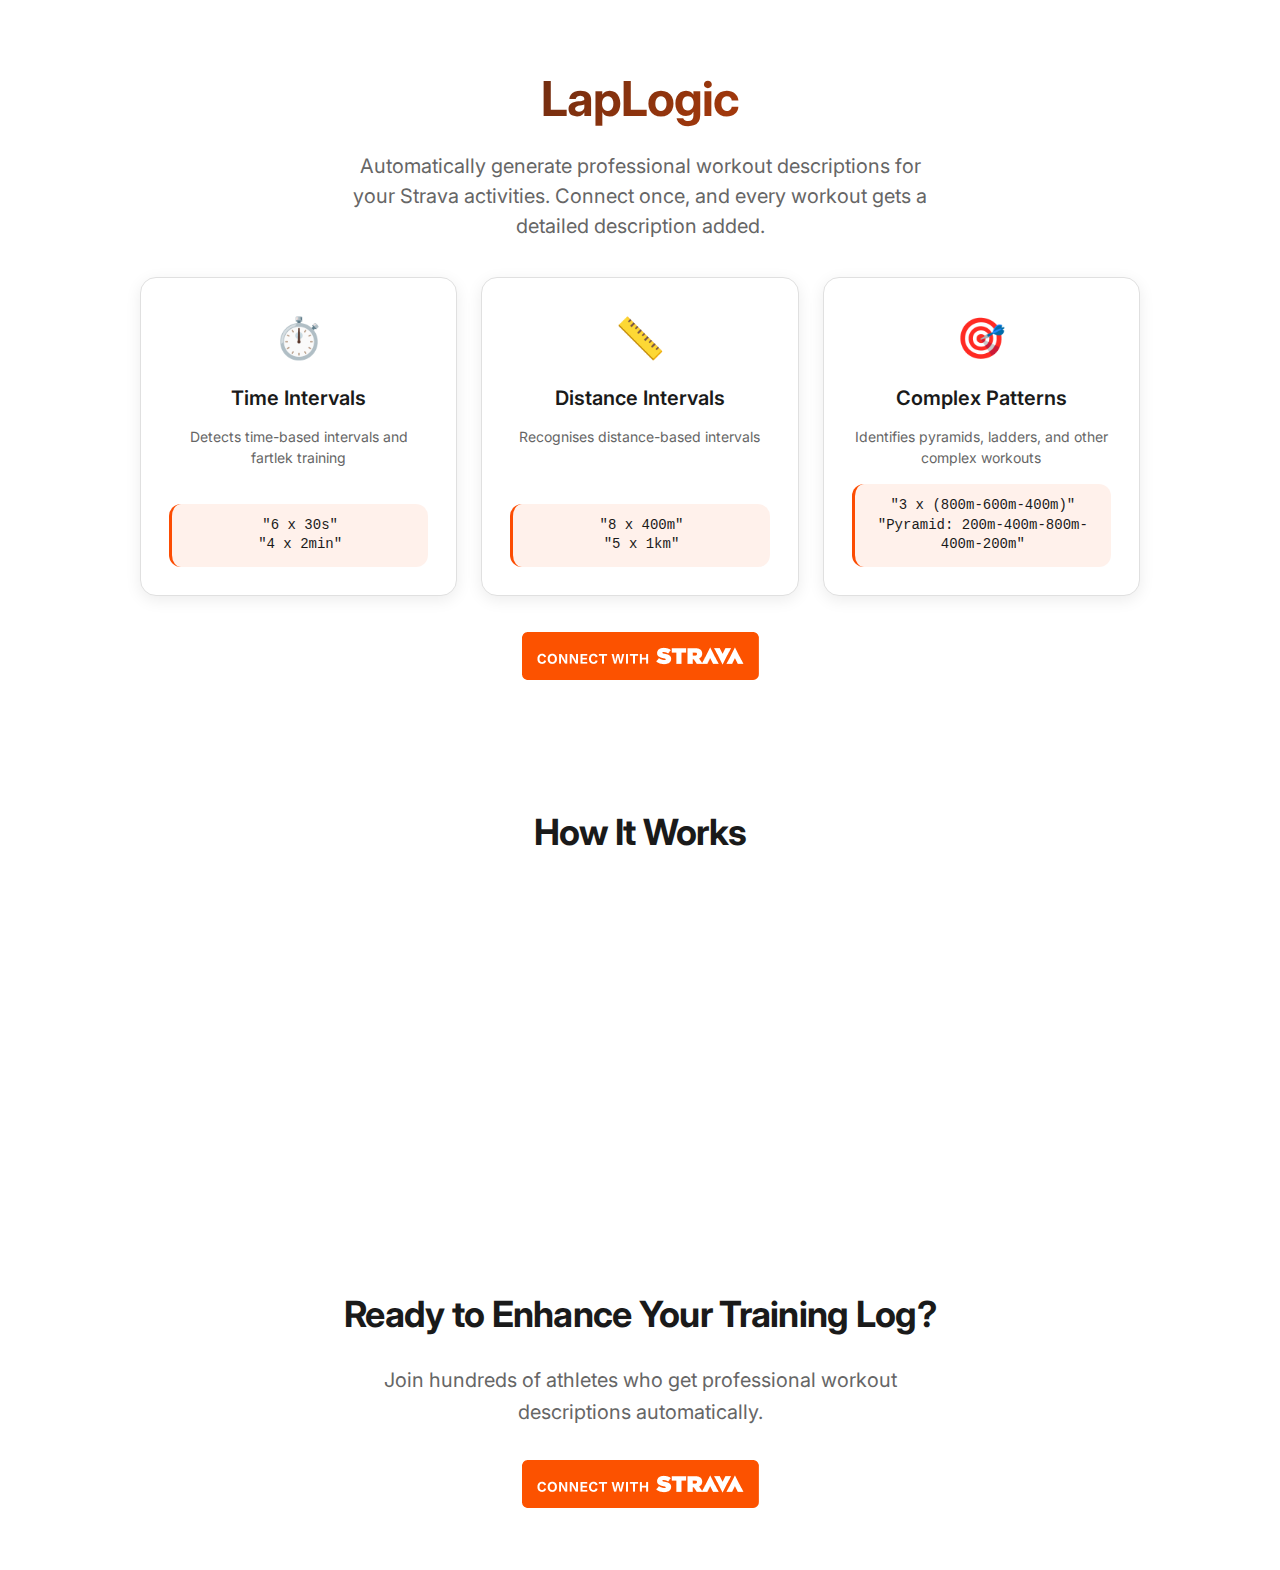
<file: static/index.html>
<!DOCTYPE html>
<html lang="en">
<head>
    <meta charset="UTF-8">
    <meta name="viewport" content="width=device-width, initial-scale=1.0, viewport-fit=cover">
    <meta name="theme-color" content="#FC4C02">
    <meta name="description" content="Automatically generate professional workout descriptions for your Strava activities with intelligent interval detection.">
    <title>LapLogic</title>
    <link rel="stylesheet" href="/static/css/style.css">
    <link rel="preconnect" href="https://fonts.googleapis.com">
    <link rel="preconnect" href="https://fonts.gstatic.com" crossorigin>
    <link href="https://fonts.googleapis.com/css2?family=Inter:wght@300;400;500;600;700&display=swap" rel="stylesheet">
</head>
<body>
    <div class="container">
        <!-- Hero Section -->
        <header class="hero">
            <div class="hero-content">
                
                <h1>LapLogic</h1>
                <p class="hero-subtitle">
                    Automatically generate professional workout descriptions for your Strava activities. 
                    Connect once, and every workout gets a detailed description added.
                </p>
                
                <div class="hero-capabilities" role="list">
                    <div class="capability-card" role="listitem">
                        <div class="capability-icon">⏱️</div>
                        <h3>Time Intervals</h3>
                        <p class="capability-desc">Detects time-based intervals and fartlek training</p>
                        <div class="example-output">"6 x 30s"<br>"4 x 2min"</div>
                    </div>

                    <div class="capability-card" role="listitem">
                        <div class="capability-icon">📏</div>
                        <h3>Distance Intervals</h3>
                        <p class="capability-desc">Recognises distance-based intervals</p>
                        <div class="example-output">"8 x 400m"<br>"5 x 1km"</div>
                    </div>
                    
                    <div class="capability-card" role="listitem">
                        <div class="capability-icon">🎯</div>
                        <h3>Complex Patterns</h3>
                        <p class="capability-desc">Identifies pyramids, ladders, and other complex workouts</p>
                        <div class="example-output">"3 x (800m-600m-400m)"<br>"Pyramid: 200m-400m-800m-400m-200m"</div>
                    </div>
                </div>
                
                <button class="strava-connect-button" onclick="connectStrava()" aria-label="Connect with Strava to start automatic workout descriptions">
                    <img src="/static/images/connect-with-strava-orange.png" alt="Connect with Strava" width="193" height="48">
                </button>
            </div>
        </header>

        <!-- How It Works -->
        <section class="how-it-works">
            <h2>How It Works</h2>
            <div class="steps" role="list">
                <div class="step" role="listitem">
                    <div class="step-number">1</div>
                    <h3>Connect Your Strava</h3>
                    <p>Authorise our app once and never think about it again.</p>
                </div>
                
                <div class="step" role="listitem">
                    <div class="step-number">2</div>
                    <h3>Instant Analysis</h3>
                    <p>Each workout is analysed for intervals within seconds of completion, while ignoring constant runs.</p>
                </div>
                
                <div class="step" role="listitem">
                    <div class="step-number">3</div>
                    <h3>Auto-Added Descriptions</h3>
                    <p>Professional and easy to understand workout descriptions are automatically added to your Strava activities.</p>
                </div>
            </div>
        </section>

        <!-- CTA Section -->
        <section class="final-cta">
            <h2>Ready to Enhance Your Training Log?</h2>
            <p>Join hundreds of athletes who get professional workout descriptions automatically.</p>
            <button class="strava-connect-button" onclick="connectStrava()" aria-label="Get started with automatic workout descriptions">
                <img src="/static/images/connect-with-strava-orange.png" alt="Connect with Strava" width="193" height="48">
            </button>
        </section>
    </div>

    <!-- Loading Modal -->
    <div id="loadingModal" class="modal hidden">
        <div class="modal-content">
            <div class="spinner"></div>
            <h3>Connecting to Strava...</h3>
            <p>Please complete the authorization in the popup window.</p>
        </div>
    </div>

    <script src="/static/js/main.js"></script>
</body>
</html>
</file>
<file: static/css/style.css>
/* Modern CSS Reset and Base Styles */
*, *::before, *::after {
    margin: 0;
    padding: 0;
    box-sizing: border-box;
}

:root {
    /* Brand Colors */
    --primary-color: #FC4C02;
    --primary-dark: #E8440A;
    --primary-light: #FD6B2F;
    --secondary-color: #2D2D2D;
    
    /* Text Colors */
    --text-primary: #1a1a1a;
    --text-secondary: #666666;
    --text-light: #999999;
    
    /* Background Colors */
    --background: #ffffff;
    --background-light: #f8f9fa;
    --background-dark: #f5f5f5;
    
    /* UI Colors */
    --border: #e0e0e0;
    --border-light: #f0f0f0;
    --success-color: #4CAF50;
    --success-bg: rgba(76, 175, 80, 0.1);
    
    /* Shadows */
    --shadow: 0 4px 16px rgba(0, 0, 0, 0.08);
    --shadow-hover: 0 8px 32px rgba(0, 0, 0, 0.12);
    --shadow-strong: 0 12px 48px rgba(0, 0, 0, 0.15);
    
    /* Spacing */
    --border-radius: 16px;
    --border-radius-sm: 12px;
    --border-radius-lg: 24px;
    
    /* Typography */
    --font-family: 'Inter', -apple-system, BlinkMacSystemFont, 'Segoe UI', Roboto, sans-serif;
    --font-size-xs: 0.75rem;
    --font-size-sm: 0.875rem;
    --font-size-base: 1rem;
    --font-size-lg: 1.125rem;
    --font-size-xl: 1.25rem;
    --font-size-2xl: 1.5rem;
    --font-size-3xl: 1.875rem;
    --font-size-4xl: 2.25rem;
    --font-size-5xl: 3rem;
    
    /* Animation */
    --transition-fast: 0.15s ease;
    --transition-base: 0.3s ease;
    --transition-slow: 0.5s ease;
}

/* Dark mode support */
@media (prefers-color-scheme: dark) {
    :root {
        --text-primary: #ffffff;
        --text-secondary: #a0a0a0;
        --text-light: #666666;
        --background: #121212;
        --background-light: #1e1e1e;
        --background-dark: #2a2a2a;
        --border: #333333;
        --border-light: #2a2a2a;
    }
}

/* Reduced motion support */
@media (prefers-reduced-motion: reduce) {
    *, *::before, *::after {
        animation-duration: 0.01ms !important;
        animation-iteration-count: 1 !important;
        transition-duration: 0.01ms !important;
    }
}

html {
    scroll-behavior: smooth;
    -webkit-text-size-adjust: 100%;
}

body {
    font-family: var(--font-family);
    line-height: 1.6;
    color: var(--text-primary);
    background: var(--background);
    overflow-x: hidden;
    -webkit-font-smoothing: antialiased;
    -moz-osx-font-smoothing: grayscale;
}

/* Focus management for accessibility */
:focus-visible {
    outline: 2px solid var(--primary-color);
    outline-offset: 2px;
}

.container {
    max-width: 1200px;
    margin: 0 auto;
    padding: 0 clamp(16px, 4vw, 24px);
}

/* Hero Section */
.hero {
    min-height: 80vh;
    min-height: 80dvh; /* Dynamic viewport height for mobile */
    display: flex;
    align-items: center;
    background: var(--background);
    position: relative;
    overflow: hidden;
    padding: clamp(1.5rem, 4vh, 2.5rem) 0;
}

.hero::before {
    content: '';
    position: absolute;
    top: 0;
    right: 0;
    width: 50%;
    height: 100%;
    background: linear-gradient(45deg, var(--primary-color)08, transparent 70%);
    opacity: 0.03;
    z-index: 0;
}

.hero-content {
    position: relative;
    z-index: 1;
    max-width: 1200px;
    margin: 0 auto;
    text-align: center;
    padding: clamp(1rem, 3vh, 2rem) 0;
}

.logo {
    display: flex;
    align-items: center;
    justify-content: center;
    gap: 12px;
    margin-bottom: clamp(2rem, 5vh, 3rem);
    font-size: var(--font-size-xl);
    font-weight: 700;
    color: var(--text-primary);
}

.logo svg {
    width: clamp(40px, 8vw, 48px);
    height: clamp(40px, 8vw, 48px);
}

.hero h1 {
    font-size: clamp(var(--font-size-3xl), 6vw, var(--font-size-5xl));
    font-weight: 700;
    margin-bottom: clamp(0.75rem, 2vh, 1rem);
    background: linear-gradient(135deg, var(--text-primary) 0%, var(--primary-color) 100%);
    -webkit-background-clip: text;
    -webkit-text-fill-color: transparent;
    background-clip: text;
    line-height: 1.3;
    letter-spacing: -0.02em;
    padding: 0.1em 0;
}

.hero-subtitle {
    font-size: clamp(var(--font-size-lg), 4vw, var(--font-size-xl));
    color: var(--text-secondary);
    margin-bottom: clamp(1.5rem, 4vh, 2rem);
    line-height: 1.5;
    max-width: 600px;
    margin-left: auto;
    margin-right: auto;
}

/* Hero Capabilities Grid */
.hero-capabilities {
    display: grid;
    grid-template-columns: repeat(auto-fit, minmax(280px, 1fr));
    gap: clamp(1rem, 2.5vw, 1.5rem);
    margin: clamp(1.5rem, 4vh, 2.5rem) auto;
    max-width: 1000px;
}

.capability-card {
    background: var(--background);
    padding: clamp(1.25rem, 3vw, 1.75rem);
    border-radius: var(--border-radius);
    box-shadow: var(--shadow);
    transition: all var(--transition-base);
    text-align: center;
    border: 1px solid var(--border);
    display: flex;
    flex-direction: column;
    justify-content: space-between;
    min-height: 280px;
}

.capability-card:hover {
    transform: translateY(-4px);
    box-shadow: var(--shadow-hover);
    border-color: var(--primary-color);
}

.capability-icon {
    font-size: clamp(2rem, 5vw, 2.5rem);
    margin-bottom: 0.75rem;
    display: block;
}

.capability-card h3 {
    font-size: var(--font-size-xl);
    font-weight: 600;
    margin-bottom: 0.75rem;
    color: var(--text-primary);
}

.capability-desc {
    color: var(--text-secondary);
    margin-bottom: 1rem;
    line-height: 1.5;
    font-size: var(--font-size-sm);
}

.example-output {
    background: rgba(252, 76, 2, 0.08);
    padding: 0.75rem;
    border-radius: var(--border-radius-sm);
    font-family: 'SF Mono', 'Monaco', 'Inconsolata', 'Roboto Mono', monospace;
    font-size: var(--font-size-sm);
    color: var(--text-primary);
    font-weight: 500;
    border-left: 3px solid var(--primary-color);
    text-align: center;
    margin-top: auto;
    line-height: 1.4;
}

/* CTA Buttons */
.strava-connect-button {
    display: inline-block;
    background: none;
    border: none;
    padding: 0;
    cursor: pointer;
    transition: opacity 0.2s ease, transform 0.1s ease;
}

.strava-connect-button:hover {
    opacity: 0.9;
    transform: translateY(-1px);
}

.strava-connect-button:active {
    transform: translateY(0);
}

.strava-connect-button img {
    display: block;
    height: 48px;
    width: auto;
}

.cta-button {
    display: inline-flex;
    align-items: center;
    justify-content: center;
    gap: 0.75rem;
    background: var(--primary-color);
    color: white;
    padding: clamp(0.875rem, 3vw, 1rem) clamp(1.5rem, 4vw, 2rem);
    border: none;
    border-radius: var(--border-radius);
    font-size: var(--font-size-lg);
    font-weight: 600;
    cursor: pointer;
    transition: all var(--transition-base);
    text-decoration: none;
    box-shadow: var(--shadow);
    min-height: 48px; /* Minimum touch target */
    position: relative;
    overflow: hidden;
}

.cta-button::before {
    content: '';
    position: absolute;
    top: 0;
    left: -100%;
    width: 100%;
    height: 100%;
    background: linear-gradient(90deg, transparent, rgba(255,255,255,0.2), transparent);
    transition: left var(--transition-slow);
}

.cta-button:hover::before {
    left: 100%;
}

.cta-button:hover {
    background: var(--primary-dark);
    transform: translateY(-2px);
    box-shadow: var(--shadow-hover);
}

.cta-button:active {
    transform: translateY(0);
}

.cta-button.secondary {
    background: transparent;
    color: var(--primary-color);
    border: 2px solid var(--primary-color);
}

.cta-button.secondary:hover {
    background: var(--primary-color);
    color: white;
}

.cta-button svg {
    width: 20px;
    height: 20px;
    flex-shrink: 0;
}

/* How It Works Section */
.how-it-works {
    padding: clamp(2.5rem, 6vh, 4rem) 0;
    background: var(--background);
}

.how-it-works h2 {
    text-align: center;
    font-size: clamp(var(--font-size-3xl), 5vw, var(--font-size-4xl));
    font-weight: 700;
    margin-bottom: clamp(2rem, 4vh, 2.5rem);
    color: var(--text-primary);
    letter-spacing: -0.02em;
}

.steps {
    display: grid;
    grid-template-columns: repeat(auto-fit, minmax(280px, 1fr));
    gap: clamp(2rem, 5vw, 3rem);
    max-width: 1000px;
    margin: 0 auto;
}

.step {
    text-align: center;
    position: relative;
    padding: clamp(1.25rem, 3vw, 1.75rem);
    background: var(--background);
    border-radius: var(--border-radius);
    box-shadow: var(--shadow);
    transition: transform var(--transition-base);
    border: 1px solid var(--border);
}

.step:hover {
    transform: translateY(-4px);
}

.step-number {
    width: clamp(2.5rem, 6vw, 3.5rem);
    height: clamp(2.5rem, 6vw, 3.5rem);
    background: var(--primary-color);
    color: white;
    border-radius: 50%;
    display: flex;
    align-items: center;
    justify-content: center;
    font-size: clamp(var(--font-size-lg), 3vw, var(--font-size-xl));
    font-weight: 700;
    margin: 0 auto 1rem;
    box-shadow: var(--shadow);
}

.step h3 {
    font-size: var(--font-size-xl);
    font-weight: 600;
    margin-bottom: 1rem;
    color: var(--text-primary);
}

.step p {
    color: var(--text-secondary);
    line-height: 1.6;
    font-size: var(--font-size-base);
}

/* Final CTA Section */
.final-cta {
    padding: clamp(2.5rem, 6vh, 4rem) 0;
    text-align: center;
    background: var(--background);
}

.final-cta h2 {
    font-size: clamp(var(--font-size-3xl), 5vw, var(--font-size-4xl));
    font-weight: 700;
    margin-bottom: 1.25rem;
    color: var(--text-primary);
    letter-spacing: -0.02em;
}

.final-cta p {
    font-size: var(--font-size-xl);
    color: var(--text-secondary);
    margin-bottom: clamp(1.5rem, 4vh, 2rem);
    max-width: 600px;
    margin-left: auto;
    margin-right: auto;
}

/* Modal Styles */
.modal {
    position: fixed;
    top: 0;
    left: 0;
    width: 100%;
    height: 100%;
    background: rgba(0, 0, 0, 0.6);
    display: flex;
    align-items: center;
    justify-content: center;
    z-index: 1000;
    backdrop-filter: blur(8px);
    padding: 1rem;
}

.modal.hidden {
    display: none;
}

.modal-content {
    background: var(--background);
    padding: clamp(2rem, 6vw, 3rem);
    border-radius: var(--border-radius-lg);
    text-align: center;
    max-width: 400px;
    width: 100%;
    box-shadow: var(--shadow-strong);
    border: 1px solid var(--border);
}

.spinner {
    width: 40px;
    height: 40px;
    border: 3px solid var(--border);
    border-top: 3px solid var(--primary-color);
    border-radius: 50%;
    animation: spin 1s linear infinite;
    margin: 0 auto 1.5rem;
}

@keyframes spin {
    0% { transform: rotate(0deg); }
    100% { transform: rotate(360deg); }
}

.modal h3 {
    margin-bottom: 0.75rem;
    color: var(--text-primary);
    font-size: var(--font-size-xl);
}

.modal p {
    color: var(--text-secondary);
    font-size: var(--font-size-base);
}

/* Success Page Styles */
.success-page {
    min-height: 100vh;
    min-height: 100dvh;
    display: flex;
    align-items: center;
    justify-content: center;
    background: var(--background);
    padding: clamp(2rem, 8vh, 4rem) clamp(1rem, 4vw, 2rem);
}

.success-content {
    text-align: center;
    max-width: 600px;
    width: 100%;
    background: var(--background);
    padding: clamp(2rem, 6vw, 4rem) clamp(1.5rem, 4vw, 3rem);
    border-radius: var(--border-radius-lg);
    box-shadow: var(--shadow-strong);
    border: 1px solid var(--border);
}

.success-icon {
    font-size: clamp(3rem, 8vw, 4rem);
    margin-bottom: 1.5rem;
}

.success-content h1 {
    font-size: clamp(var(--font-size-3xl), 6vw, var(--font-size-4xl));
    font-weight: 700;
    margin-bottom: 1rem;
    color: var(--text-primary);
    letter-spacing: -0.02em;
}

.success-content > p {
    font-size: var(--font-size-lg);
    color: var(--text-secondary);
    margin-bottom: 2.5rem;
    line-height: 1.5;
}

.success-details {
    background: var(--background-dark);
    padding: clamp(1.5rem, 4vw, 2rem);
    border-radius: var(--border-radius);
    margin-bottom: 2.5rem;
    text-align: left;
    border: 1px solid var(--border-light);
}

.success-details h3 {
    font-size: var(--font-size-xl);
    font-weight: 600;
    margin-bottom: 1rem;
    color: var(--text-primary);
}

.success-details ul {
    list-style: none;
    margin: 0;
    padding: 0;
}

.success-details li {
    margin-bottom: 0.875rem;
    padding-left: 2rem;
    position: relative;
    color: var(--text-secondary);
    line-height: 1.5;
    font-size: var(--font-size-base);
}

.success-details li:before {
    content: "✓";
    position: absolute;
    left: 0;
    color: var(--primary-color);
    font-weight: bold;
    font-size: var(--font-size-lg);
}

.success-actions {
    display: flex;
    justify-content: center;
    gap: 1rem;
    margin-bottom: 2rem;
    flex-wrap: wrap;
}

.webhook-status {
    display: flex;
    align-items: center;
    justify-content: center;
    gap: 0.75rem;
    padding: 1rem 1.5rem;
    background: var(--success-bg);
    border-radius: var(--border-radius);
    border: 1px solid rgba(76, 175, 80, 0.3);
}

.status-indicator {
    width: 12px;
    height: 12px;
    border-radius: 50%;
    background: var(--border);
    flex-shrink: 0;
}

.status-indicator.active {
    background: var(--success-color);
    animation: pulse 2s infinite;
}

@keyframes pulse {
    0% { opacity: 1; transform: scale(1); }
    50% { opacity: 0.6; transform: scale(1.1); }
    100% { opacity: 1; transform: scale(1); }
}

.webhook-status span {
    color: #2E7D32;
    font-weight: 500;
    font-size: var(--font-size-sm);
}

/* Responsive Design */
@media (max-width: 768px) {
    .container {
        padding: 0 1rem;
    }
    
    .hero h1 {
        font-size: var(--font-size-3xl);
        line-height: 1.2;
    }
    
    .hero-subtitle {
        font-size: var(--font-size-lg);
        line-height: 1.5;
    }
    
    .hero-capabilities {
        grid-template-columns: 1fr;
        gap: 1.5rem;
    }
    
    .steps {
        grid-template-columns: 1fr;
        gap: 2rem;
    }
    
    .cta-button {
        font-size: var(--font-size-lg);
        padding: 1rem 2rem;
        min-height: 60px;
        touch-action: manipulation;
    }
    
    /* Improve touch targets */
    .capability-card,
    .step {
        min-height: 200px;
        padding: 2rem 1.5rem;
    }
    
    .modal-content {
        margin: 1rem;
        padding: 2rem 1.5rem;
        max-height: 90vh;
        overflow-y: auto;
    }
    
    .success-actions {
        flex-direction: column;
        align-items: center;
        gap: 1rem;
    }
    
    .success-actions .cta-button {
        width: 100%;
        max-width: 300px;
    }
    
    /* Mobile loading modal improvements */
    .loading-modal .modal-content {
        min-height: 200px;
    }
    
    /* Better mobile typography */
    .how-it-works h2,
    .final-cta h2 {
        font-size: var(--font-size-2xl);
    }
}

@media (max-width: 480px) {
    .hero {
        padding: 2rem 0;
    }
    
    .hero h1 {
        font-size: var(--font-size-2xl);
        margin-bottom: 1rem;
    }
    
    .hero-subtitle {
        font-size: var(--font-size-base);
        margin-bottom: 1.5rem;
    }
    
    .capability-card,
    .step {
        padding: 1.5rem 1rem;
        min-height: 180px;
    }
    
    .capability-icon {
        font-size: 2rem;
        margin-bottom: 0.75rem;
    }
    
    .step-number {
        width: 40px;
        height: 40px;
        font-size: 1.2rem;
    }
    
    .modal-content {
        margin: 0.5rem;
        padding: 1.5rem 1rem;
    }
    
    .success-content {
        padding: 2rem 1.5rem;
    }
    
    .cta-button {
        width: 100%;
        max-width: none;
        margin: 0;
        font-size: var(--font-size-base);
        padding: 1rem 1.5rem;
    }
    
    /* Stack sections more tightly on small screens */
    .how-it-works,
    .final-cta {
        padding: 2rem 0 1.5rem;
    }
    
    .hero-capabilities {
        gap: 1rem;
    }
    
    .steps {
        gap: 1.5rem;
    }
}

/* Enhanced touch device support */
@media (hover: none) and (pointer: coarse) {
    .cta-button:hover {
        transform: none;
        box-shadow: var(--shadow);
    }
    
    .cta-button:active {
        transform: scale(0.98);
        transition: transform 0.1s ease;
    }
    
    .capability-card:hover,
    .step:hover {
        transform: none;
    }
    
    /* Improve button feedback for touch */
    .cta-button {
        user-select: none;
        -webkit-tap-highlight-color: transparent;
    }
}

/* iOS Safari specific fixes */
@supports (-webkit-touch-callout: none) {
    .cta-button {
        -webkit-appearance: none;
        border-radius: var(--border-radius-sm);
    }
    
    .modal-content {
        -webkit-overflow-scrolling: touch;
    }
}

/* High contrast mode support */
@media (prefers-contrast: high) {
    :root {
        --shadow: 0 4px 16px rgba(0, 0, 0, 0.2);
        --shadow-hover: 0 8px 32px rgba(0, 0, 0, 0.3);
        --border: #666666;
    }
}

/* Print styles */
@media print {
    .modal,
    .cta-button {
        display: none !important;
    }
    
    .hero {
        min-height: auto;
        padding: 2rem 0;
    }
    
    * {
        box-shadow: none !important;
    }
}
</file>
